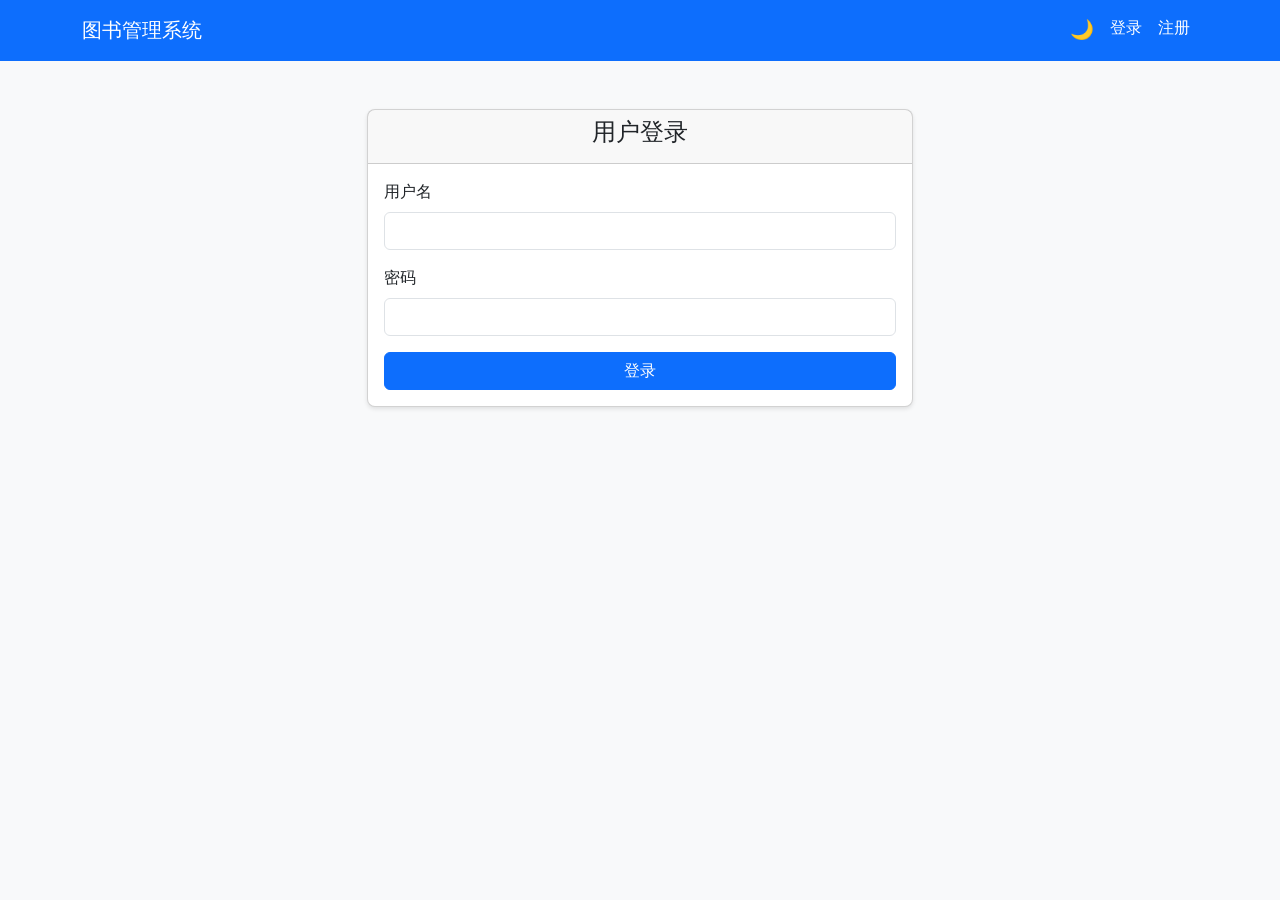
<file: frontend/pages/books.html>
<!DOCTYPE html>
<html lang="zh-CN">
<head>
    <meta charset="UTF-8">
    <meta name="viewport" content="width=device-width, initial-scale=1.0">
    <title>图书管理 - 图书管理系统</title>
    <link href="https://cdn.jsdelivr.net/npm/bootstrap@5.3.0/dist/css/bootstrap.min.css" rel="stylesheet">
    <link href="../css/style.css" rel="stylesheet">
</head>
<body>
    <nav class="navbar navbar-expand-lg">
        <div class="container">
            <a class="navbar-brand" href="../index.html">图书管理系统</a>
            <div class="collapse navbar-collapse" id="navbarNav">
                <ul class="navbar-nav ms-auto" id="navLinks">
                </ul>
            </div>
        </div>
    </nav>

    <div class="container mt-5">
        <div class="d-flex justify-content-between align-items-center mb-4">
            <h2>图书管理</h2>
            <button class="btn btn-primary" id="addBookBtn" data-bs-toggle="modal" data-bs-target="#bookModal">
                + 添加图书
            </button>
        </div>

        <div class="card mb-4">
            <div class="card-body">
                <div class="input-group">
                    <input type="text" class="form-control" id="searchInput" placeholder="请输入书名或作者进行搜索">
                    <button class="btn btn-primary" id="searchBtn">搜索</button>
                    <button class="btn btn-secondary" id="resetBtn">重置</button>
                </div>
            </div>
        </div>

        <div class="card">
            <div class="card-body">
                <div class="table-responsive">
                    <table class="table table-striped table-hover">
                        <thead>
                            <tr>
                                <th>ID</th>
                                <th>书名</th>
                                <th>作者</th>
                                <th>ISBN</th>
                                <th>总库存</th>
                                <th>可借库存</th>
                                <th>状态</th>
                                <th>操作</th>
                            </tr>
                        </thead>
                        <tbody id="bookTableBody">
                        </tbody>
                    </table>
                </div>

                <nav aria-label="Page navigation" id="paginationNav" class="mt-4">
                    <ul class="pagination justify-content-center" id="pagination">
                    </ul>
                </nav>
            </div>
        </div>
    </div>

    <div class="modal fade" id="bookModal" tabindex="-1">
        <div class="modal-dialog">
            <div class="modal-content">
                <div class="modal-header">
                    <h5 class="modal-title" id="bookModalTitle">添加图书</h5>
                    <button type="button" class="btn-close" data-bs-dismiss="modal"></button>
                </div>
                <div class="modal-body">
                    <form id="bookForm">
                        <input type="hidden" id="bookId">
                        <div class="mb-3">
                            <label for="title" class="form-label">书名 <span class="text-danger">*</span></label>
                            <input type="text" class="form-control" id="title" maxlength="20" required>
                            <div class="form-text">最多20个字符</div>
                        </div>
                        <div class="mb-3">
                            <label for="author" class="form-label">作者</label>
                            <input type="text" class="form-control" id="author" maxlength="20">
                            <div class="form-text">最多20个字符</div>
                        </div>
                        <div class="mb-3">
                            <label for="isbn" class="form-label">ISBN</label>
                            <input type="text" class="form-control" id="isbn" maxlength="20">
                            <div class="form-text">最多20个字符，ISBN不能重复</div>
                        </div>
                        <div class="mb-3">
                            <label for="totalStock" class="form-label">总库存 <span class="text-danger">*</span></label>
                            <input type="number" class="form-control" id="totalStock" value="0" min="0" required>
                        </div>
                        <div class="mb-3">
                            <label for="availableStock" class="form-label">可借库存 <span class="text-danger">*</span></label>
                            <input type="number" class="form-control" id="availableStock" value="0" min="0" required>
                            <div class="form-text text-danger" id="stockWarning" style="display: none;">可借库存不能大于总库存</div>
                        </div>
                        <div class="mb-3">
                            <label for="status" class="form-label">状态</label>
                            <select class="form-select" id="status">
                                <option value="0">可借阅</option>
                                <option value="1">已下架</option>
                            </select>
                        </div>
                    </form>
                </div>
                <div class="modal-footer">
                    <button type="button" class="btn btn-secondary" data-bs-dismiss="modal">取消</button>
                    <button type="button" class="btn btn-primary" id="saveBookBtn">保存</button>
                </div>
            </div>
        </div>
    </div>

    <script src="https://cdn.jsdelivr.net/npm/bootstrap@5.3.0/dist/js/bootstrap.bundle.min.js"></script>
    <script src="../js/main.js"></script>
    <script>
        const userInfo = getUserInfo();
        const isAdmin = userInfo && userInfo.role === 1;

        let currentPage = 0;
        const pageSize = 10;
        let currentKeyword = '';

        function initPage() {
            updateNavLinks();
            checkPermission();
            loadBooks();
            setupEventListeners();
        }

        function updateNavLinks() {
            const navLinks = document.getElementById('navLinks');
            const currentTheme = localStorage.getItem('theme') || 'light';
            const themeIcon = currentTheme === 'light' ? '🌙' : '☀️';
            
            if (userInfo) {
                const isAdmin = userInfo.role === 1;
                navLinks.innerHTML = `
                    <li class="nav-item">
                        <button id="themeSwitchBtn" class="theme-switch-btn" onclick="toggleTheme()" title="切换到${currentTheme === 'light' ? '夜间' : '日间'}模式">${themeIcon}</button>
                    </li>
                    <li class="nav-item">
                        <span class="nav-link">欢迎, ${userInfo.realName}</span>
                    </li>
                    <li class="nav-item">
                        <a class="nav-link" href="../index.html">首页</a>
                    </li>
                    <li class="nav-item">
                        <a class="nav-link" href="my-borrows.html">我的借阅</a>
                    </li>
                    ${isAdmin ? `
                        <li class="nav-item">
                            <a class="nav-link" href="statistics.html">数据统计</a>
                        </li>
                    ` : ''}
                    <li class="nav-item">
                        <a class="nav-link" href="#" onclick="handleLogout(event)">退出登录</a>
                    </li>
                `;
            } else {
                navLinks.innerHTML = `
                    <li class="nav-item">
                        <button id="themeSwitchBtn" class="theme-switch-btn" onclick="toggleTheme()" title="切换到${currentTheme === 'light' ? '夜间' : '日间'}模式">${themeIcon}</button>
                    </li>
                    <li class="nav-item">
                        <a class="nav-link" href="login.html">登录</a>
                    </li>
                    <li class="nav-item">
                        <a class="nav-link" href="register.html">注册</a>
                    </li>
                `;
            }
        }

        function checkPermission() {
            if (!userInfo) {
                alert('请先登录');
                window.location.href = 'login.html';
                return;
            }
            if (!isAdmin) {
                document.getElementById('addBookBtn').style.display = 'none';
            }
        }

        function handleLogout(event) {
            event.preventDefault();
            logout();
            alert('已退出登录');
            window.location.href = '../index.html';
        }

        function loadBooks(page = 0, keyword = '') {
            currentPage = page;
            currentKeyword = keyword;
            
            let url = '/books?page=' + page + '&size=' + pageSize;
            if (keyword) {
                url += '&keyword=' + encodeURIComponent(keyword);
            }
            
            request(url, { method: 'GET' })
                .then(result => {
                    if (result.code === 200) {
                        renderBooks(result.data.content);
                        renderPagination(result.data);
                    } else {
                        alert(result.message || '加载图书失败');
                    }
                })
                .catch(error => {
                    console.error('Error:', error);
                    alert('加载图书失败，请稍后重试');
                });
        }

        function renderBooks(books) {
            const tbody = document.getElementById('bookTableBody');
            tbody.innerHTML = books.map(book => `
                <tr>
                    <td>${book.id}</td>
                    <td>${escapeHtml(book.title)}</td>
                    <td>${escapeHtml(book.author || '-')}</td>
                    <td>${escapeHtml(book.isbn || '-')}</td>
                    <td>${book.totalStock}</td>
                    <td>${book.availableStock}</td>
                    <td>${getBookStatusText(book.status, book.availableStock)}</td>
                    <td>
                        ${isAdmin ? `
                            <button class="btn btn-sm btn-primary" onclick="editBook(${book.id})">编辑</button>
                            <button class="btn btn-sm btn-danger" onclick="deleteBook(${book.id})">删除</button>
                        ` : ''}
                        ${userInfo && book.status === 0 && book.availableStock > 0 ? `
                            <button class="btn btn-sm btn-success" onclick="borrowBook(${book.id})">借阅</button>
                        ` : ''}
                        ${!isAdmin && (!userInfo || book.status !== 0 || book.availableStock <= 0) ? '-' : ''}
                    </td>
                </tr>
            `).join('');
        }

        function renderPagination(pageData) {
            const pagination = document.getElementById('pagination');
            let html = '';
            
            html += `
                <li class="page-item ${pageData.currentPage === 0 ? 'disabled' : ''}">
                    <a class="page-link" href="#" onclick="loadBooks(${pageData.currentPage - 1}, '${currentKeyword}'); return false;">上一页</a>
                </li>
            `;
            
            for (let i = 0; i < pageData.totalPages; i++) {
                html += `
                    <li class="page-item ${i === pageData.currentPage ? 'active' : ''}">
                        <a class="page-link" href="#" onclick="loadBooks(${i}, '${currentKeyword}'); return false;">${i + 1}</a>
                    </li>
                `;
            }
            
            html += `
                <li class="page-item ${pageData.currentPage === pageData.totalPages - 1 ? 'disabled' : ''}">
                    <a class="page-link" href="#" onclick="loadBooks(${pageData.currentPage + 1}, '${currentKeyword}'); return false;">下一页</a>
                </li>
            `;
            
            pagination.innerHTML = html;
        }

        async function borrowBook(bookId) {
            if (!confirm('确定要借阅这本书吗？')) {
                return;
            }
            try {
                const response = await request('/borrow/borrow/' + bookId, {
                    method: 'POST'
                });
                if (response.code === 200) {
                    alert('借阅成功！');
                    loadBooks(currentPage, currentKeyword);
                } else {
                    alert(response.message);
                }
            } catch (error) {
                console.error('借阅失败:', error);
                alert('借阅失败');
            }
        }

        function getBookStatusText(status, availableStock) {
            if (availableStock === 0) {
                return '<span class="badge bg-secondary">已下架</span>';
            }
            if (status === 0) {
                return '<span class="badge bg-success">可借阅</span>';
            } else if (status === 1) {
                return '<span class="badge bg-secondary">已下架</span>';
            }
            return '<span class="badge bg-light text-dark">未知</span>';
        }

        function escapeHtml(text) {
            if (!text) return '';
            const div = document.createElement('div');
            div.textContent = text;
            return div.innerHTML;
        }

        function setupEventListeners() {
            document.getElementById('addBookBtn').addEventListener('click', function() {
                document.getElementById('bookModalTitle').textContent = '添加图书';
                document.getElementById('bookId').value = '';
                document.getElementById('bookForm').reset();
                document.getElementById('stockWarning').style.display = 'none';
            });

            document.getElementById('saveBookBtn').addEventListener('click', saveBook);

            document.getElementById('searchBtn').addEventListener('click', function() {
                const keyword = document.getElementById('searchInput').value.trim();
                loadBooks(0, keyword);
            });

            document.getElementById('resetBtn').addEventListener('click', function() {
                document.getElementById('searchInput').value = '';
                loadBooks(0, '');
            });

            document.getElementById('searchInput').addEventListener('keypress', function(e) {
                if (e.key === 'Enter') {
                    document.getElementById('searchBtn').click();
                }
            });

            document.getElementById('totalStock').addEventListener('input', validateStock);
            document.getElementById('availableStock').addEventListener('input', validateStock);
        }

        function validateStock() {
            const totalStock = parseInt(document.getElementById('totalStock').value) || 0;
            const availableStock = parseInt(document.getElementById('availableStock').value) || 0;
            const warning = document.getElementById('stockWarning');
            
            if (availableStock > totalStock) {
                warning.style.display = 'block';
            } else {
                warning.style.display = 'none';
            }
        }

        function editBook(id) {
            request('/books/' + id, { method: 'GET' })
                .then(result => {
                    if (result.code === 200) {
                        const book = result.data;
                        document.getElementById('bookModalTitle').textContent = '编辑图书';
                        document.getElementById('bookId').value = book.id;
                        document.getElementById('title').value = book.title;
                        document.getElementById('author').value = book.author || '';
                        document.getElementById('isbn').value = book.isbn || '';
                        document.getElementById('totalStock').value = book.totalStock;
                        document.getElementById('availableStock').value = book.availableStock;
                        document.getElementById('status').value = book.status;
                        document.getElementById('stockWarning').style.display = 'none';

                        const modal = new bootstrap.Modal(document.getElementById('bookModal'));
                        modal.show();
                    } else {
                        alert(result.message || '获取图书信息失败');
                    }
                })
                .catch(error => {
                    console.error('Error:', error);
                    alert('获取图书信息失败，请稍后重试');
                });
        }

        function saveBook() {
            const id = document.getElementById('bookId').value;
            const title = document.getElementById('title').value.trim();
            const totalStock = parseInt(document.getElementById('totalStock').value);
            const availableStock = parseInt(document.getElementById('availableStock').value);
            
            if (!title) {
                alert('请输入书名');
                return;
            }
            
            if (availableStock > totalStock) {
                alert('可借库存不能大于总库存');
                return;
            }
            
            const bookData = {
                title: title,
                author: document.getElementById('author').value.trim(),
                isbn: document.getElementById('isbn').value.trim(),
                totalStock: totalStock,
                availableStock: availableStock,
                status: parseInt(document.getElementById('status').value)
            };

            const url = id ? '/books/' + id : '/books';
            const method = id ? 'PUT' : 'POST';

            request(url, {
                method: method,
                body: JSON.stringify(bookData)
            })
                .then(result => {
                    if (result.code === 200) {
                        alert(id ? '更新成功' : '添加成功');
                        const modal = bootstrap.Modal.getInstance(document.getElementById('bookModal'));
                        modal.hide();
                        loadBooks(currentPage, currentKeyword);
                    } else {
                        alert(result.message || '操作失败');
                    }
                })
                .catch(error => {
                    console.error('Error:', error);
                    alert('操作失败，请稍后重试');
                });
        }

        function deleteBook(id) {
            if (!confirm('确定要删除这本图书吗？')) {
                return;
            }

            request('/books/' + id, { method: 'DELETE' })
                .then(result => {
                    if (result.code === 200) {
                        alert('删除成功');
                        loadBooks(currentPage, currentKeyword);
                    } else {
                        alert(result.message || '删除失败');
                    }
                })
                .catch(error => {
                    console.error('Error:', error);
                    alert('删除失败，请稍后重试');
                });
        }

        document.addEventListener('DOMContentLoaded', initPage);
    </script>
</body>
</html>
</file>
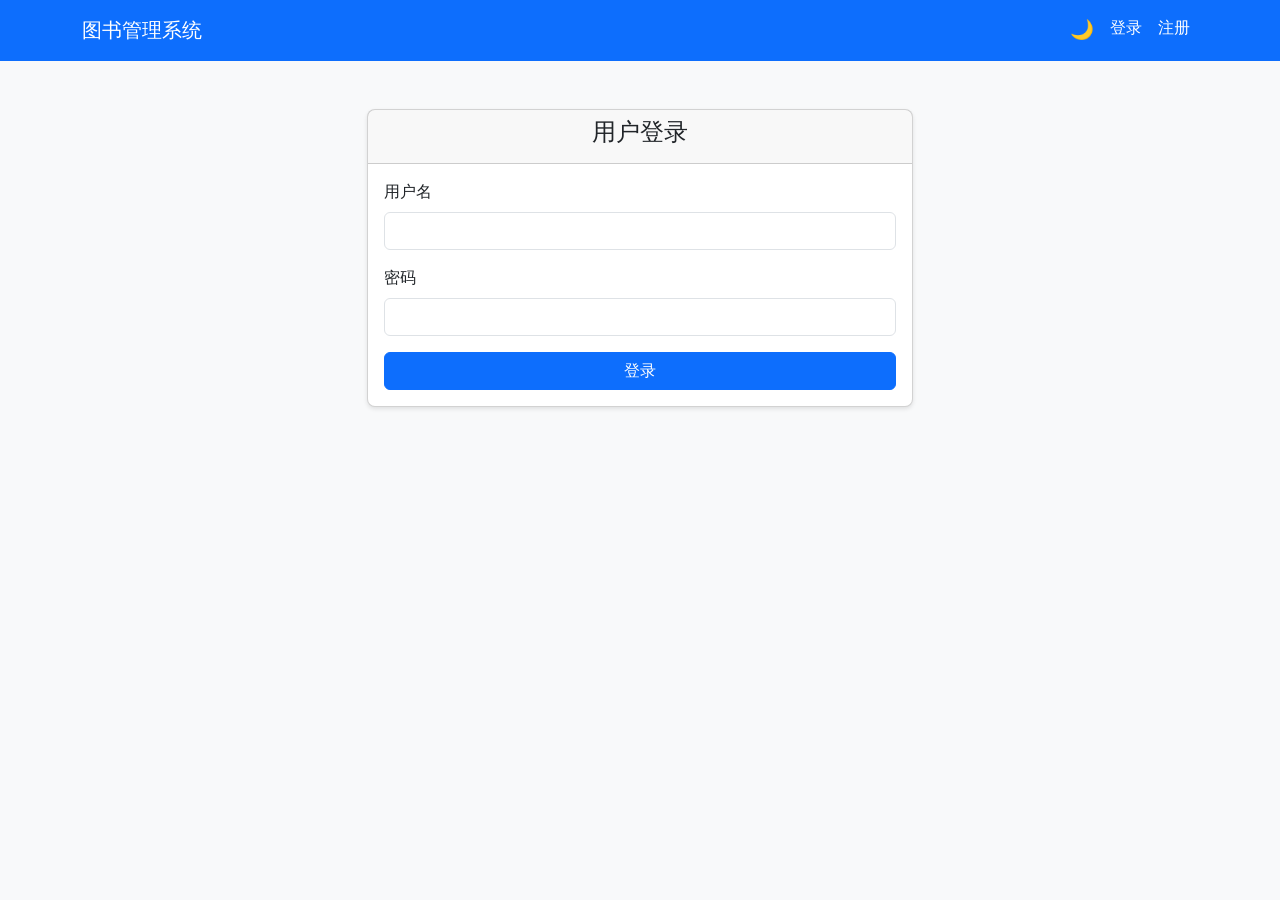
<file: frontend/pages/statistics.html>
<!DOCTYPE html>
<html lang="zh-CN">
<head>
    <meta charset="UTF-8">
    <meta name="viewport" content="width=device-width, initial-scale=1.0">
    <title>数据统计 - 图书管理系统</title>
    <link href="https://cdn.jsdelivr.net/npm/bootstrap@5.3.0/dist/css/bootstrap.min.css" rel="stylesheet">
    <link href="https://cdn.jsdelivr.net/npm/bootstrap-icons@1.10.0/font/bootstrap-icons.css" rel="stylesheet">
    <link href="../css/style.css" rel="stylesheet">
    <style>
        .stat-card {
            transition: transform 0.3s, box-shadow 0.3s;
        }
        .stat-card:hover {
            transform: translateY(-5px);
            box-shadow: 0 10px 20px rgba(0,0,0,0.1);
        }
    </style>
</head>
<body>
    <!-- 导航栏 -->
    <nav class="navbar navbar-expand-lg">
        <div class="container">
            <a class="navbar-brand" href="../index.html">
                <i class="bi bi-book"></i> 图书管理系统
            </a>
            <div class="navbar-nav ms-auto" id="navLinks">
            </div>
        </div>
    </nav>

    <div class="container py-5">
        <div class="d-flex justify-content-between align-items-center mb-5">
            <h2><i class="bi bi-bar-chart"></i> 数据统计</h2>
        </div>

        <div class="row g-4">
            <!-- 用户统计 -->
            <div class="col-md-3">
                <div class="stat-card card h-100">
                    <div class="card-body text-center">
                        <i class="bi bi-people display-3 text-primary mb-3"></i>
                        <h5 class="card-title">总用户数</h5>
                        <h2 class="text-primary" id="totalUsers">0</h2>
                    </div>
                </div>
            </div>

            <!-- 图书统计 -->
            <div class="col-md-3">
                <div class="stat-card card h-100">
                    <div class="card-body text-center">
                        <i class="bi bi-book display-3 text-success mb-3"></i>
                        <h5 class="card-title">总图书数</h5>
                        <h2 class="text-success" id="totalBooks">0</h2>
                    </div>
                </div>
            </div>

            <!-- 可借图书 -->
            <div class="col-md-3">
                <div class="stat-card card h-100">
                    <div class="card-body text-center">
                        <i class="bi bi-check-circle display-3 text-info mb-3"></i>
                        <h5 class="card-title">可借图书</h5>
                        <h2 class="text-info" id="availableBooks">0</h2>
                    </div>
                </div>
            </div>

            <!-- 借阅统计 -->
            <div class="col-md-3">
                <div class="stat-card card h-100">
                    <div class="card-body text-center">
                        <i class="bi bi-journal display-3 text-warning mb-3"></i>
                        <h5 class="card-title">总借阅数</h5>
                        <h2 class="text-warning" id="totalBorrows">0</h2>
                    </div>
                </div>
            </div>

            <!-- 借阅中 -->
            <div class="col-md-4">
                <div class="stat-card card h-100">
                    <div class="card-body text-center">
                        <i class="bi bi-clock-history display-3 text-warning mb-3"></i>
                        <h5 class="card-title">借阅中</h5>
                        <h2 class="text-warning" id="borrowedBooks">0</h2>
                    </div>
                </div>
            </div>

            <!-- 已归还 -->
            <div class="col-md-4">
                <div class="stat-card card h-100">
                    <div class="card-body text-center">
                        <i class="bi bi-check-circle-fill display-3 text-success mb-3"></i>
                        <h5 class="card-title">已归还</h5>
                        <h2 class="text-success" id="returnedBooks">0</h2>
                    </div>
                </div>
            </div>

            <!-- 逾期 -->
            <div class="col-md-4">
                <div class="stat-card card h-100">
                    <div class="card-body text-center">
                        <i class="bi bi-exclamation-triangle display-3 text-danger mb-3"></i>
                        <h5 class="card-title">已逾期</h5>
                        <h2 class="text-danger" id="overdueBooks">0</h2>
                    </div>
                </div>
            </div>
        </div>
    </div>

    <script src="../js/main.js"></script>
    <script>
        function initPage() {
            updateNavLinks();
            checkAuth();
            loadStatistics();
        }

        function updateNavLinks() {
            const navLinks = document.getElementById('navLinks');
            const userInfo = getUserInfo();
            const currentTheme = localStorage.getItem('theme') || 'light';
            const themeIcon = currentTheme === 'light' ? '🌙' : '☀️';
            
            if (userInfo) {
                const isAdmin = userInfo.role === 1;
                navLinks.innerHTML = `
                    <li class="nav-item">
                        <button id="themeSwitchBtn" class="theme-switch-btn" onclick="toggleTheme()" title="切换到${currentTheme === 'light' ? '夜间' : '日间'}模式">${themeIcon}</button>
                    </li>
                    <li class="nav-item">
                        <span class="nav-link">欢迎, ${userInfo.realName}</span>
                    </li>
                    <li class="nav-item">
                        <a class="nav-link" href="../index.html">首页</a>
                    </li>
                    <li class="nav-item">
                        <a class="nav-link" href="my-borrows.html">我的借阅</a>
                    </li>
                    ${isAdmin ? `
                        <li class="nav-item">
                            <a class="nav-link active" href="statistics.html">数据统计</a>
                        </li>
                    ` : ''}
                    <li class="nav-item">
                        <a class="nav-link" href="#" onclick="handleLogout(event)">退出登录</a>
                    </li>
                `;
            } else {
                navLinks.innerHTML = `
                    <li class="nav-item">
                        <button id="themeSwitchBtn" class="theme-switch-btn" onclick="toggleTheme()" title="切换到${currentTheme === 'light' ? '夜间' : '日间'}模式">${themeIcon}</button>
                    </li>
                    <li class="nav-item">
                        <a class="nav-link" href="login.html">登录</a>
                    </li>
                    <li class="nav-item">
                        <a class="nav-link" href="register.html">注册</a>
                    </li>
                `;
            }
        }

        function handleLogout(event) {
            event.preventDefault();
            logout();
            alert('已退出登录');
            window.location.href = '../index.html';
        }

        // 加载统计数据
        async function loadStatistics() {
            try {
                console.log('开始加载统计数据...');
                console.log('Token:', getToken() ? '存在' : '不存在');
                console.log('UserInfo:', getUserInfo());
                
                const response = await request('/statistics');
                console.log('API响应:', response);
                
                if (response.code === 200) {
                    const stats = response.data;
                    document.getElementById('totalUsers').textContent = stats.totalUsers || 0;
                    document.getElementById('totalBooks').textContent = stats.totalBooks || 0;
                    document.getElementById('availableBooks').textContent = stats.availableBooks || 0;
                    document.getElementById('totalBorrows').textContent = stats.totalBorrows || 0;
                    document.getElementById('borrowedBooks').textContent = stats.borrowedBooks || 0;
                    document.getElementById('returnedBooks').textContent = stats.returnedBooks || 0;
                    document.getElementById('overdueBooks').textContent = stats.overdueBooks || 0;
                } else {
                    alert('加载失败: ' + (response.message || '未知错误'));
                }
            } catch (error) {
                console.error('加载统计数据失败:', error);
                alert('加载统计数据失败: ' + (error.message || '未知错误'));
            }
        }

        document.addEventListener('DOMContentLoaded', initPage);
    </script>
</body>
</html>
</file>
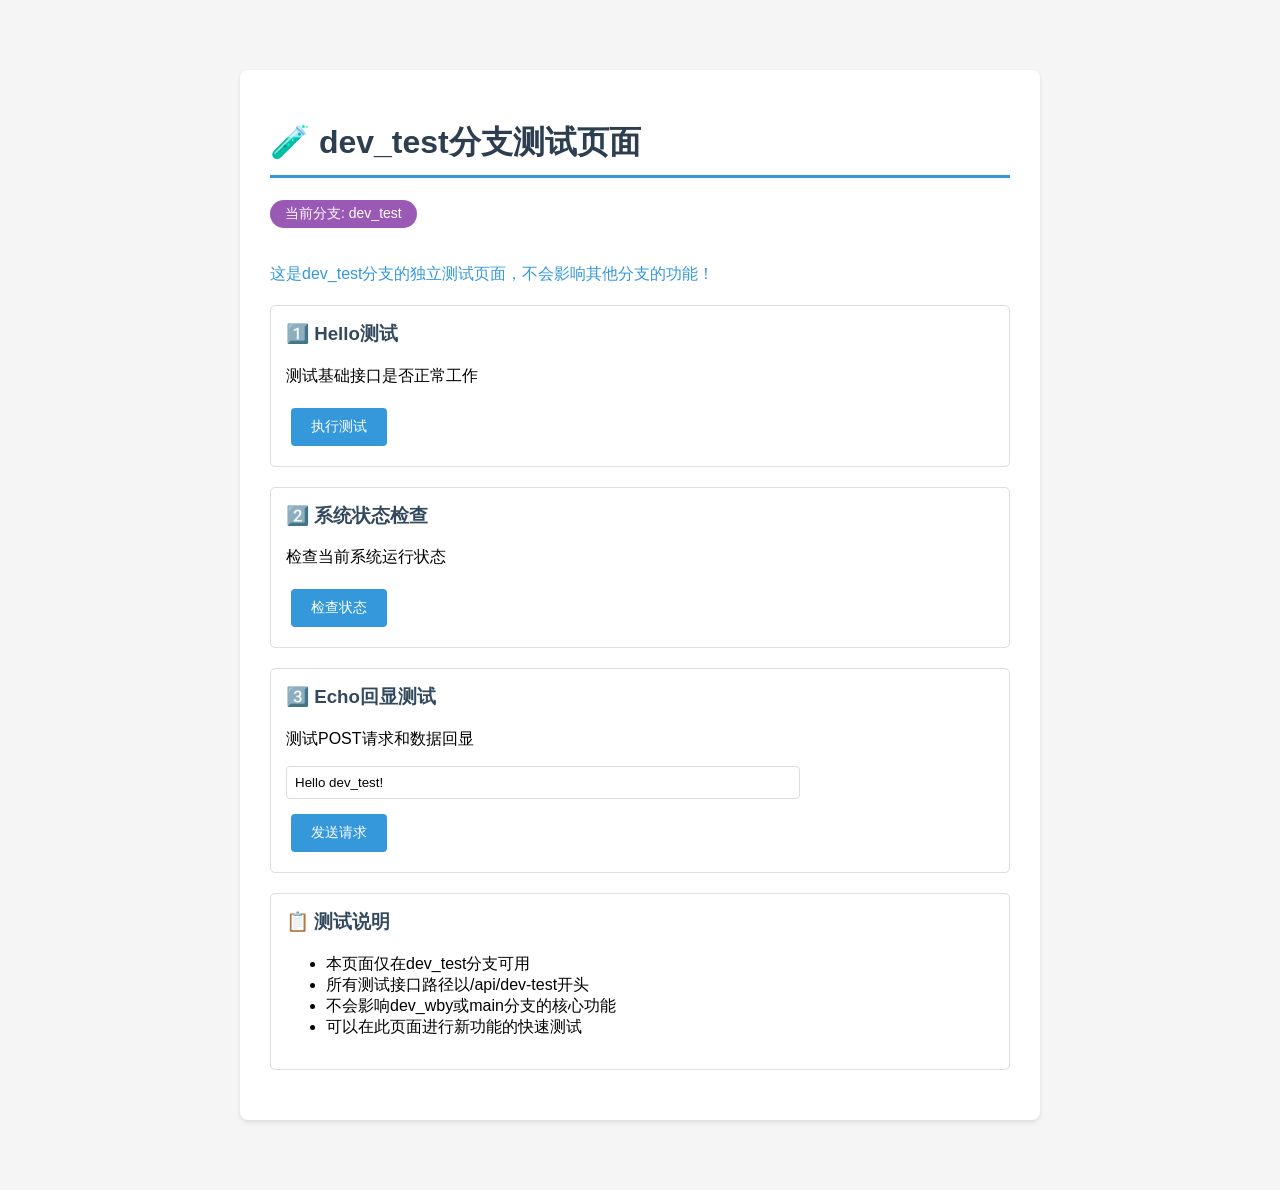
<file: backend/src/main/resources/static/dev-test.html>
<!DOCTYPE html>
<html lang="zh-CN">
<head>
    <meta charset="UTF-8">
    <meta name="viewport" content="width=device-width, initial-scale=1.0">
    <title>dev_test分支测试页面</title>
    <style>
        body {
            font-family: Arial, sans-serif;
            max-width: 800px;
            margin: 50px auto;
            padding: 20px;
            background-color: #f5f5f5;
        }
        .container {
            background-color: white;
            padding: 30px;
            border-radius: 8px;
            box-shadow: 0 2px 4px rgba(0,0,0,0.1);
        }
        h1 {
            color: #2c3e50;
            border-bottom: 3px solid #3498db;
            padding-bottom: 10px;
        }
        .branch-badge {
            display: inline-block;
            background-color: #9b59b6;
            color: white;
            padding: 5px 15px;
            border-radius: 20px;
            font-size: 14px;
            margin-bottom: 20px;
        }
        .test-section {
            margin: 20px 0;
            padding: 15px;
            border: 1px solid #ddd;
            border-radius: 5px;
        }
        .test-section h3 {
            color: #34495e;
            margin-top: 0;
        }
        button {
            background-color: #3498db;
            color: white;
            border: none;
            padding: 10px 20px;
            border-radius: 4px;
            cursor: pointer;
            font-size: 14px;
            margin: 5px;
        }
        button:hover {
            background-color: #2980b9;
        }
        .result-box {
            background-color: #f8f9fa;
            border: 1px solid #dee2e6;
            padding: 15px;
            border-radius: 4px;
            margin-top: 10px;
            font-family: monospace;
            white-space: pre-wrap;
            word-break: break-all;
        }
        .input-group {
            margin: 10px 0;
        }
        input {
            padding: 8px;
            border: 1px solid #ddd;
            border-radius: 4px;
            width: 70%;
        }
        .success {
            color: #27ae60;
        }
        .info {
            color: #3498db;
        }
    </style>
</head>
<body>
    <div class="container">
        <h1>🧪 dev_test分支测试页面</h1>
        <div class="branch-badge">当前分支: dev_test</div>
        
        <p class="info">这是dev_test分支的独立测试页面，不会影响其他分支的功能！</p>

        <div class="test-section">
            <h3>1️⃣ Hello测试</h3>
            <p>测试基础接口是否正常工作</p>
            <button onclick="testHello()">执行测试</button>
            <div id="hello-result" class="result-box" style="display: none;"></div>
        </div>

        <div class="test-section">
            <h3>2️⃣ 系统状态检查</h3>
            <p>检查当前系统运行状态</p>
            <button onclick="testStatus()">检查状态</button>
            <div id="status-result" class="result-box" style="display: none;"></div>
        </div>

        <div class="test-section">
            <h3>3️⃣ Echo回显测试</h3>
            <p>测试POST请求和数据回显</p>
            <div class="input-group">
                <input type="text" id="echo-input" placeholder="输入测试内容..." value="Hello dev_test!">
            </div>
            <button onclick="testEcho()">发送请求</button>
            <div id="echo-result" class="result-box" style="display: none;"></div>
        </div>

        <div class="test-section">
            <h3>📋 测试说明</h3>
            <ul>
                <li>本页面仅在dev_test分支可用</li>
                <li>所有测试接口路径以/api/dev-test开头</li>
                <li>不会影响dev_wby或main分支的核心功能</li>
                <li>可以在此页面进行新功能的快速测试</li>
            </ul>
        </div>
    </div>

    <script>
        async function testHello() {
            const resultDiv = document.getElementById('hello-result');
            try {
                const response = await fetch('/api/dev-test/hello');
                const data = await response.json();
                resultDiv.innerHTML = JSON.stringify(data, null, 2);
                resultDiv.style.display = 'block';
                resultDiv.style.color = '#27ae60';
            } catch (error) {
                resultDiv.innerHTML = '❌ 错误: ' + error.message;
                resultDiv.style.display = 'block';
                resultDiv.style.color = '#e74c3c';
            }
        }

        async function testStatus() {
            const resultDiv = document.getElementById('status-result');
            try {
                const response = await fetch('/api/dev-test/status');
                const data = await response.json();
                resultDiv.innerHTML = JSON.stringify(data, null, 2);
                resultDiv.style.display = 'block';
                resultDiv.style.color = '#27ae60';
            } catch (error) {
                resultDiv.innerHTML = '❌ 错误: ' + error.message;
                resultDiv.style.display = 'block';
                resultDiv.style.color = '#e74c3c';
            }
        }

        async function testEcho() {
            const resultDiv = document.getElementById('echo-result');
            const input = document.getElementById('echo-input').value;
            try {
                const response = await fetch('/api/dev-test/echo', {
                    method: 'POST',
                    headers: {
                        'Content-Type': 'application/json'
                    },
                    body: JSON.stringify({ message: input, timestamp: new Date().toISOString() })
                });
                const data = await response.json();
                resultDiv.innerHTML = JSON.stringify(data, null, 2);
                resultDiv.style.display = 'block';
                resultDiv.style.color = '#27ae60';
            } catch (error) {
                resultDiv.innerHTML = '❌ 错误: ' + error.message;
                resultDiv.style.display = 'block';
                resultDiv.style.color = '#e74c3c';
            }
        }
    </script>
</body>
</html>
</file>
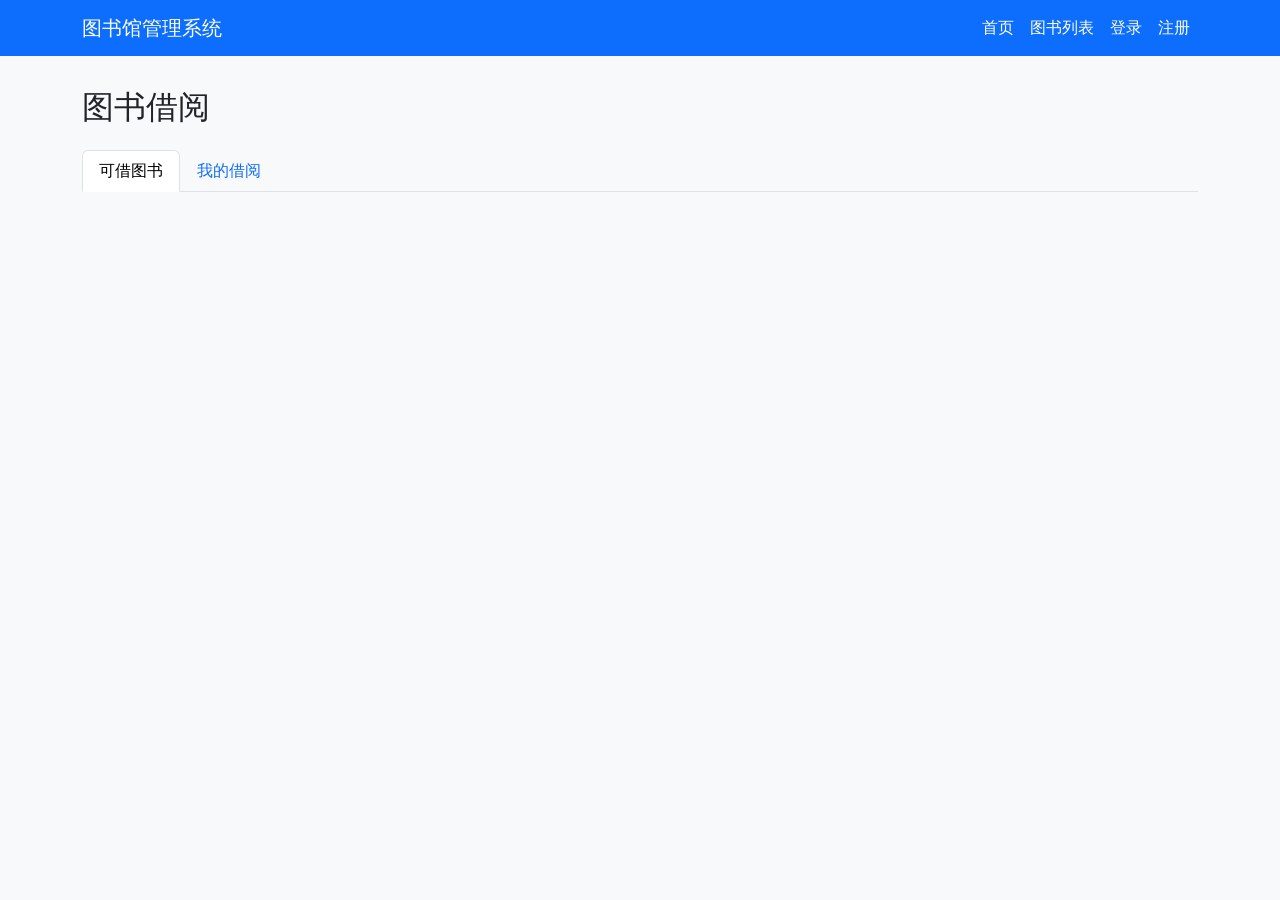
<file: backend/src/main/resources/static/pages/borrow.html>
<!DOCTYPE html>
<html lang="zh-CN">
<head>
    <meta charset="UTF-8">
    <meta name="viewport" content="width=device-width, initial-scale=1.0">
    <title>图书借阅 - 图书馆管理系统</title>
    <link href="https://cdn.jsdelivr.net/npm/bootstrap@5.3.0/dist/css/bootstrap.min.css" rel="stylesheet">
    <link rel="stylesheet" href="../css/style.css">
</head>
<body>
    <div id="app">
        <!-- 导航栏 -->
        <nav class="navbar navbar-expand-lg navbar-dark bg-primary">
            <div class="container">
                <a class="navbar-brand" href="../index.html">图书馆管理系统</a>
                <div class="collapse navbar-collapse" id="navbarNav">
                    <ul class="navbar-nav ms-auto" id="navLinks">
                    </ul>
                </div>
            </div>
        </nav>

        <!-- 主内容 -->
        <div class="container mt-4">
            <h2 class="mb-4">图书借阅</h2>

            <!-- 选项卡 -->
            <ul class="nav nav-tabs mb-4">
                <li class="nav-item">
                    <button class="nav-link active" id="tabAvailable" onclick="switchTab('available')">可借图书</button>
                </li>
                <li class="nav-item">
                    <button class="nav-link" id="tabMyRecords" onclick="switchTab('myRecords')">我的借阅</button>
                </li>
            </ul>

            <!-- 可借图书 -->
            <div id="availableBooks">
                <div class="row" id="availableBooksList"></div>
            </div>

            <!-- 我的借阅 -->
            <div id="myRecords" style="display: none;">
                <div class="table-responsive">
                    <table class="table table-striped">
                        <thead>
                            <tr>
                                <th>ID</th>
                                <th>图书ID</th>
                                <th>借阅时间</th>
                                <th>应还时间</th>
                                <th>归还时间</th>
                                <th>状态</th>
                                <th>操作</th>
                            </tr>
                        </thead>
                        <tbody id="recordsList"></tbody>
                    </table>
                </div>
            </div>
        </div>
    </div>

    <script src="https://cdn.jsdelivr.net/npm/bootstrap@5.3.0/dist/js/bootstrap.bundle.min.js"></script>
    <script src="../js/main.js"></script>
    <script>
        let currentTab = 'available';

        // 初始化页面
        document.addEventListener('DOMContentLoaded', function() {
            initPage();
            loadAvailableBooks();
        });

        function initPage() {
            const userInfo = getUserInfo();
            const navLinks = document.getElementById('navLinks');

            if (userInfo) {
                const isAdmin = userInfo.role === 1;
                navLinks.innerHTML = `
                    <li class="nav-item">
                        <span class="nav-link text-white">欢迎, ${userInfo.realName}</span>
                    </li>
                    <li class="nav-item">
                        <a class="nav-link" href="../index.html">首页</a>
                    </li>
                    <li class="nav-item">
                        <a class="nav-link" href="books.html">图书列表</a>
                    </li>
                    ${isAdmin ? `
                        <li class="nav-item">
                            <a class="nav-link" href="books.html">图书管理</a>
                        </li>
                    ` : ''}
                    <li class="nav-item">
                        <a class="nav-link" href="#" onclick="handleLogout(event)">退出登录</a>
                    </li>
                `;
            } else {
                navLinks.innerHTML = `
                    <li class="nav-item">
                        <a class="nav-link" href="../index.html">首页</a>
                    </li>
                    <li class="nav-item">
                        <a class="nav-link" href="books.html">图书列表</a>
                    </li>
                    <li class="nav-item">
                        <a class="nav-link" href="login.html">登录</a>
                    </li>
                    <li class="nav-item">
                        <a class="nav-link" href="register.html">注册</a>
                    </li>
                `;
            }
        }

        function handleLogout(event) {
            event.preventDefault();
            logout();
            alert('已退出登录');
            window.location.reload();
        }

        // 切换选项卡
        function switchTab(tab) {
            currentTab = tab;
            document.getElementById('availableBooks').style.display = tab === 'available' ? 'block' : 'none';
            document.getElementById('myRecords').style.display = tab === 'myRecords' ? 'block' : 'none';
            document.getElementById('tabAvailable').className = tab === 'available' ? 'nav-link active' : 'nav-link';
            document.getElementById('tabMyRecords').className = tab === 'myRecords' ? 'nav-link active' : 'nav-link';
            
            if (tab === 'available') {
                loadAvailableBooks();
            } else if (tab === 'myRecords') {
                loadMyRecords();
            }
        }

        // 加载可借图书
        async function loadAvailableBooks() {
            try {
                const res = await request('/borrow/available-books', { method: 'GET' });
                if (res.code === 200) {
                    renderAvailableBooks(res.data);
                } else {
                    alert(res.message);
                }
            } catch (err) {
                console.error(err);
            }
        }

        // 渲染可借图书
        function renderAvailableBooks(books) {
            const container = document.getElementById('availableBooksList');
            if (!books || books.length === 0) {
                container.innerHTML = '<div class="col-12"><p class="text-center">暂无可借图书</p></div>';
                return;
            }

            container.innerHTML = books.map(book => `
                <div class="col-md-4 mb-4">
                    <div class="card h-100">
                        <div class="card-body">
                            <h5 class="card-title">${escapeHtml(book.title)}</h5>
                            <h6 class="card-subtitle mb-2 text-muted">${escapeHtml(book.author)}</h6>
                            <p class="card-text">
                                <strong>ISBN:</strong> ${escapeHtml(book.isbn)}<br>
                                <strong>出版社:</strong> ${escapeHtml(book.publisher)}<br>
                                <strong>库存:</strong> ${book.availableStock}/${book.totalStock}<br>
                                <strong>价格:</strong> ¥${book.price}
                            </p>
                            <button class="btn btn-primary" onclick="borrowBook(${book.id})">借书</button>
                        </div>
                    </div>
                </div>
            `).join('');
        }

        // 借书
        async function borrowBook(bookId) {
            const user = getUserInfo();
            if (!user) {
                alert('请先登录');
                window.location.href = 'login.html';
                return;
            }

            if (!confirm('确定要借阅这本书吗？')) {
                return;
            }

            try {
                const res = await request(`/borrow/borrow/${bookId}`, { method: 'POST' });
                if (res.code === 200) {
                    alert('借阅成功！');
                    loadAvailableBooks();
                } else {
                    alert(res.message);
                }
            } catch (err) {
                console.error(err);
            }
        }

        // 加载我的借阅记录
        async function loadMyRecords() {
            try {
                const res = await request('/borrow/my-records', { method: 'GET' });
                if (res.code === 200) {
                    renderMyRecords(res.data);
                } else {
                    alert(res.message);
                }
            } catch (err) {
                console.error(err);
            }
        }

        // 渲染我的借阅记录
        function renderMyRecords(records) {
            const tbody = document.getElementById('recordsList');
            if (!records || records.length === 0) {
                tbody.innerHTML = '<tr><td colspan="7" class="text-center">暂无借阅记录</td></tr>';
                return;
            }

            tbody.innerHTML = records.map(record => `
                <tr>
                    <td>${record.id}</td>
                    <td>${record.bookId}</td>
                    <td>${new Date(record.borrowTime).toLocaleString()}</td>
                    <td>${new Date(record.dueTime).toLocaleString()}</td>
                    <td>${record.returnTime ? new Date(record.returnTime).toLocaleString() : '-'}</td>
                    <td>
                        <span class="badge ${getStatusBadgeClass(record.status)}">
                            ${getStatusText(record.status)}
                        </span>
                    </td>
                    <td>
                        ${record.status === 0 ? 
                            `<button class="btn btn-success btn-sm" onclick="returnBook(${record.id})">归还</button>` : 
                            '-'
                        }
                    </td>
                </tr>
            `).join('');
        }

        // 还书
        async function returnBook(recordId) {
            if (!confirm('确定要归还这本书吗？')) {
                return;
            }

            try {
                const res = await request(`/borrow/return/${recordId}`, { method: 'POST' });
                if (res.code === 200) {
                    alert('归还成功！');
                    loadMyRecords();
                } else {
                    alert(res.message);
                }
            } catch (err) {
                console.error(err);
            }
        }

        // 获取状态文字
        function getStatusText(status) {
            switch(status) {
                case 0: return '借阅中';
                case 1: return '已归还';
                case 2: return '已逾期';
                default: return '未知';
            }
        }

        // 获取状态样式
        function getStatusBadgeClass(status) {
            switch(status) {
                case 0: return 'bg-warning text-dark';
                case 1: return 'bg-success';
                case 2: return 'bg-danger';
                default: return 'bg-secondary';
            }
        }
    </script>
</body>
</html>
</file>
<file: frontend/css/style.css>
/* 日间模式（默认） */
:root {
    --bg-color: #f8f9fa;
    --text-color: #212529;
    --card-bg: #ffffff;
    --card-text: #212529;
    --navbar-bg: #0d6efd;
    --navbar-text: #ffffff;
    --table-bg: #ffffff;
    --table-stripe: rgba(0,0,0,0.05);
}

/* 夜间模式 */
[data-theme="dark"] {
    --bg-color: #1a1a2e;
    --text-color: #e0e0e0;
    --card-bg: #16213e;
    --card-text: #e0e0e0;
    --navbar-bg: #0f3460;
    --navbar-text: #e0e0e0;
    --table-bg: #16213e;
    --table-stripe: rgba(255,255,255,0.05);
}

body {
    background-color: var(--bg-color);
    color: var(--text-color);
    min-height: 100vh;
    transition: background-color 0.3s ease, color 0.3s ease;
}

.navbar {
    margin-bottom: 2rem;
    background-color: var(--navbar-bg) !important;
    transition: background-color 0.3s ease;
}

.navbar .nav-link,
.navbar .navbar-brand {
    color: var(--navbar-text) !important;
    transition: color 0.3s ease;
}

.card {
    background-color: var(--card-bg);
    color: var(--card-text);
    box-shadow: 0 2px 4px rgba(0,0,0,0.1);
    border-radius: 8px;
    transition: background-color 0.3s ease, color 0.3s ease;
}

.table {
    background-color: var(--table-bg);
    color: var(--card-text);
    transition: background-color 0.3s ease, color 0.3s ease;
}

.table-striped > tbody > tr:nth-of-type(odd) {
    background-color: var(--table-stripe);
}

.btn-primary {
    background-color: #0d6efd;
    border-color: #0d6efd;
}

/* 主题切换按钮样式 */
.theme-switch-btn {
    background: none;
    border: none;
    color: var(--navbar-text);
    font-size: 1.2rem;
    cursor: pointer;
    padding: 0.5rem;
    transition: transform 0.3s ease;
}

.theme-switch-btn:hover {
    transform: scale(1.1);
}
</file>
<file: backend/src/main/resources/static/css/style.css>
/* 日间模式（默认） */
:root {
    --bg-color: #f8f9fa;
    --text-color: #212529;
    --card-bg: #ffffff;
    --card-text: #212529;
    --navbar-bg: #0d6efd;
    --navbar-text: #ffffff;
    --table-bg: #ffffff;
    --table-stripe: rgba(0,0,0,0.05);
}

/* 夜间模式 */
[data-theme="dark"] {
    --bg-color: #1a1a2e;
    --text-color: #e0e0e0;
    --card-bg: #16213e;
    --card-text: #e0e0e0;
    --navbar-bg: #0f3460;
    --navbar-text: #e0e0e0;
    --table-bg: #16213e;
    --table-stripe: rgba(255,255,255,0.05);
}

body {
    background-color: var(--bg-color);
    color: var(--text-color);
    min-height: 100vh;
    transition: background-color 0.3s ease, color 0.3s ease;
}

.navbar {
    margin-bottom: 2rem;
    background-color: var(--navbar-bg) !important;
    transition: background-color 0.3s ease;
}

.navbar .nav-link,
.navbar .navbar-brand {
    color: var(--navbar-text) !important;
    transition: color 0.3s ease;
}

.card {
    background-color: var(--card-bg);
    color: var(--card-text);
    box-shadow: 0 2px 4px rgba(0,0,0,0.1);
    border-radius: 8px;
    transition: background-color 0.3s ease, color 0.3s ease;
}

.table {
    background-color: var(--table-bg);
    color: var(--card-text);
    transition: background-color 0.3s ease, color 0.3s ease;
}

.table-striped > tbody > tr:nth-of-type(odd) {
    background-color: var(--table-stripe);
}

.btn-primary {
    background-color: #0d6efd;
    border-color: #0d6efd;
}

/* 主题切换按钮样式 */
.theme-switch-btn {
    background: none;
    border: none;
    color: var(--navbar-text);
    font-size: 1.2rem;
    cursor: pointer;
    padding: 0.5rem;
    transition: transform 0.3s ease;
}

.theme-switch-btn:hover {
    transform: scale(1.1);
}
</file>
